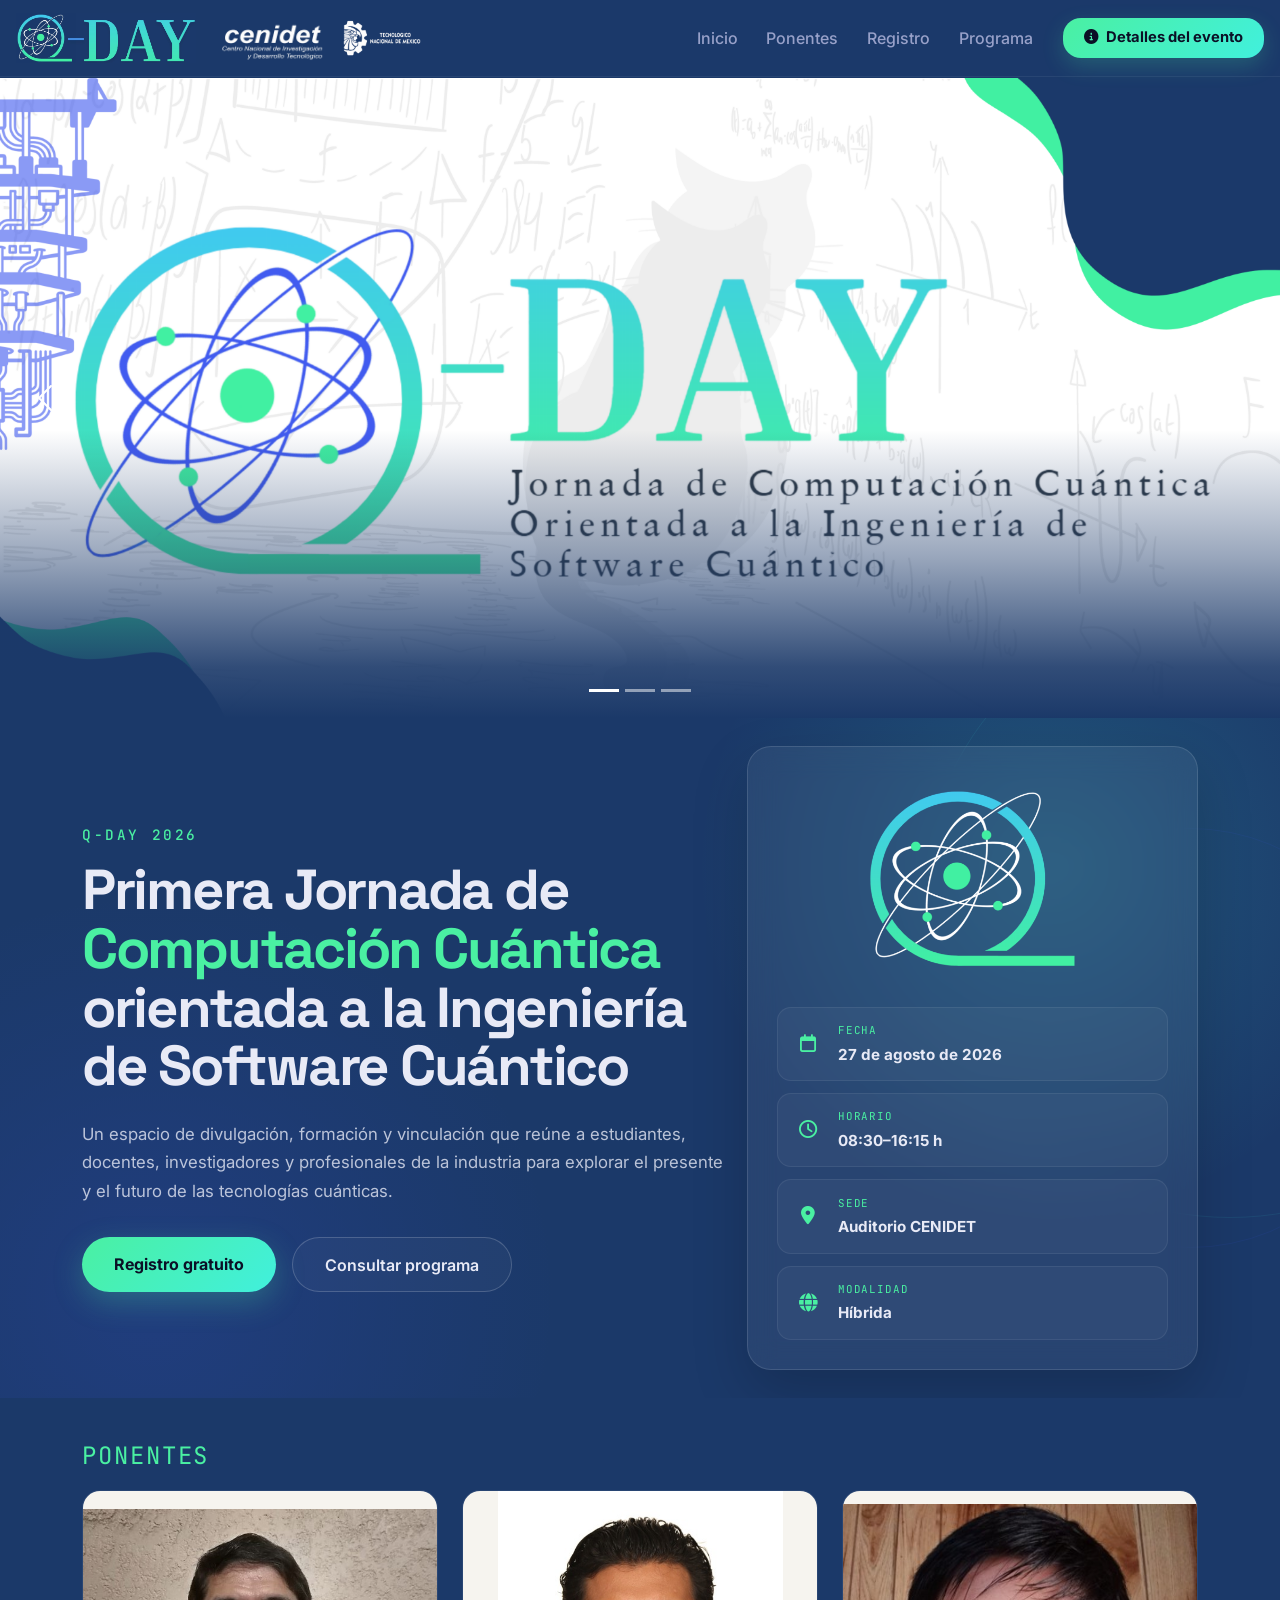
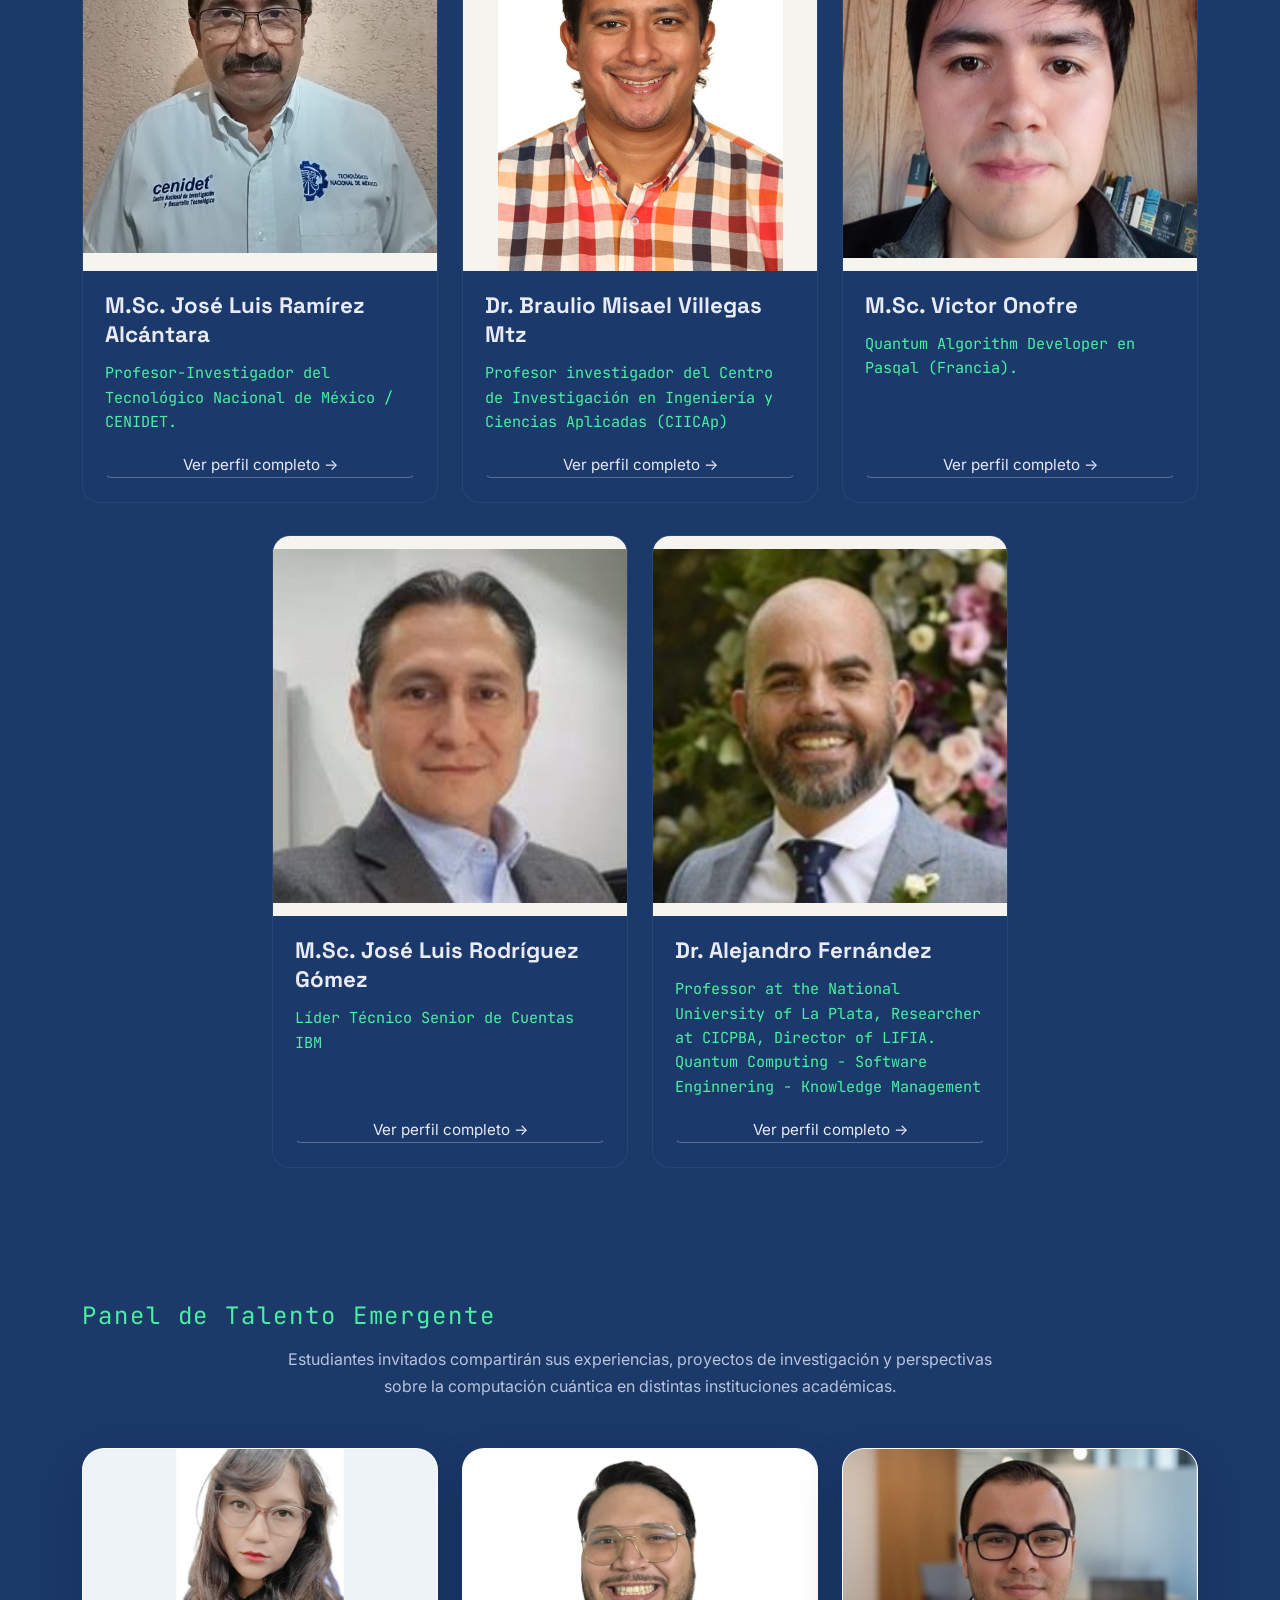
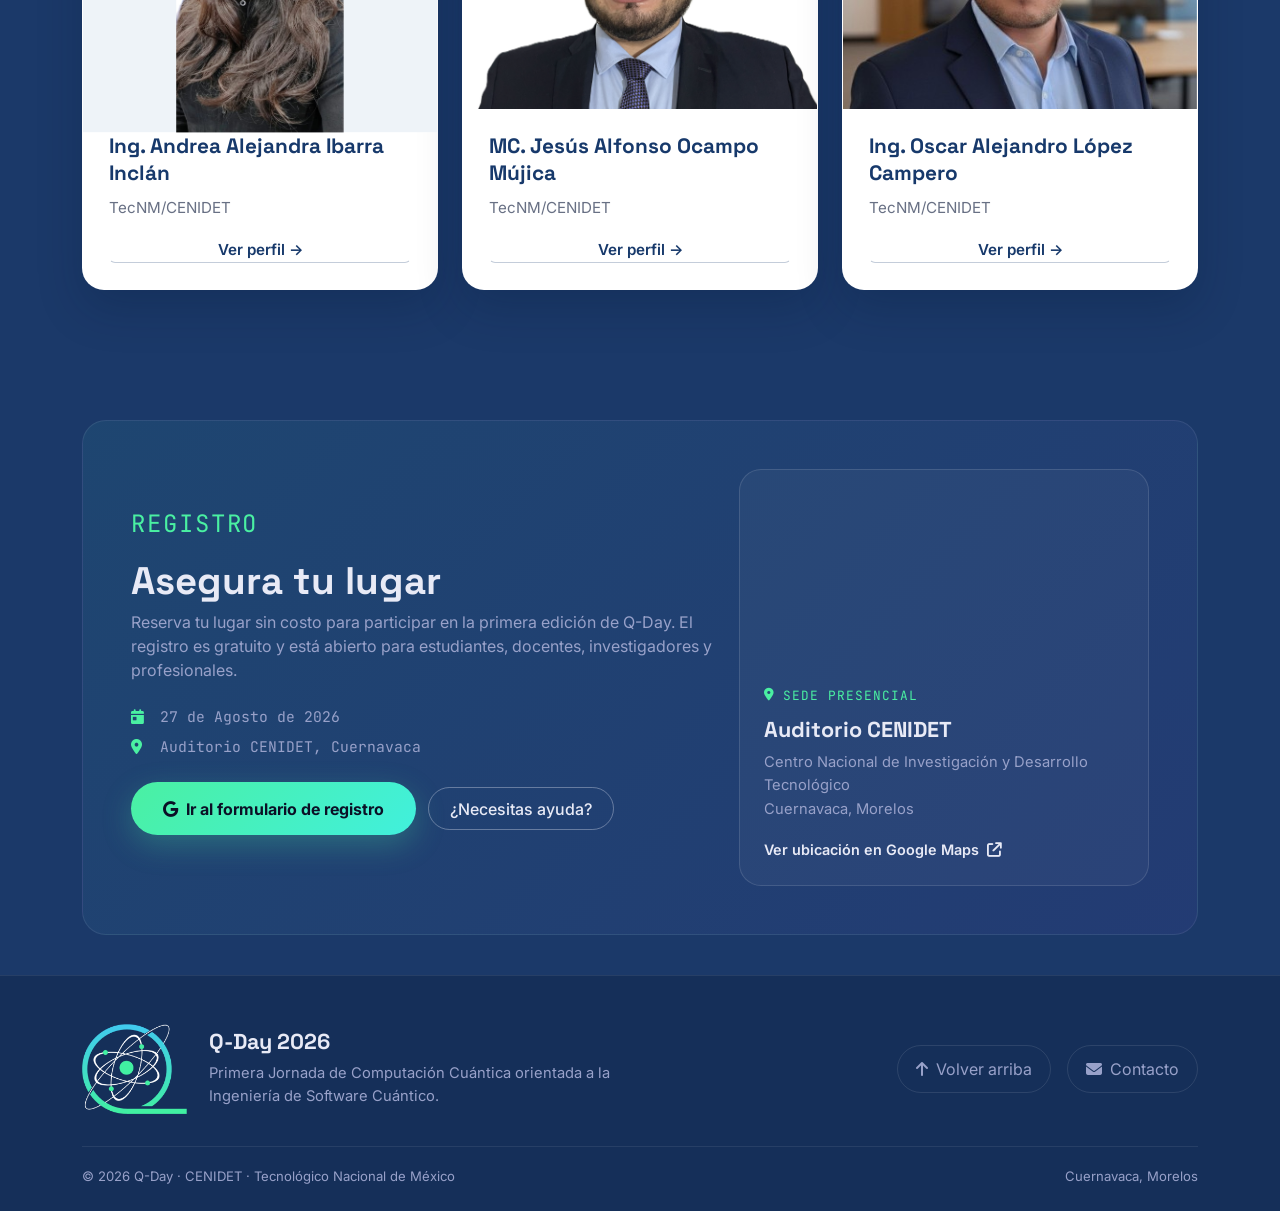
<file: index.html>
<!DOCTYPE html>
<html lang="es">

<head>
  <meta charset="UTF-8">
  <meta name="viewport" content="width=device-width, initial-scale=1.0">
  <title>Q-DAY</title>

  <link href="https://cdn.jsdelivr.net/npm/bootstrap@5.3.3/dist/css/bootstrap.min.css" rel="stylesheet">
  <link rel="stylesheet" href="styles.css">
  <link rel="preconnect" href="https://fonts.googleapis.com">
  <link href="https://fonts.googleapis.com/css2?family=Space+Grotesk:wght@400;500;600;700&family=Inter:wght@400;500;600&family=JetBrains+Mono:wght@400;500&display=swap"
    rel="stylesheet">
  <link rel="stylesheet" href="https://cdnjs.cloudflare.com/ajax/libs/font-awesome/6.6.0/css/all.min.css">

</head>
<body>

  <!-- ===================== HEADER ===================== -->
  <nav class="navbar navbar-expand-lg navbar-quantum fixed-top py-2">
    <div class="container-fluid px-3">
      <a class="navbar-brand brand" href="#inicio">
      <img src="img/Q-DAY-TITULO.jpeg" alt="" class="logoQ"></a>
      <img src="img/Cenidet_logo.png" class="logoCeni">
      <img src="img/TecNM_logo_blanco.png" class="logoTec">
      <button class="navbar-toggler" type="button" data-bs-toggle="collapse" data-bs-target="#navMenu">
        <span class="navbar-toggler-icon"></span>
      </button>
      <div class="collapse navbar-collapse justify-content-end" id="navMenu">
        <ul class="navbar-nav align-items-lg-center">
          <li class="nav-item ms-lg-5">
          <a class="nav-link" href="#inicio">Inicio</a></li>
          <li class="nav-item"><a class="nav-link" href="#ponentes">Ponentes</a></li>
          <li class="nav-item"><a class="nav-link" href="#registro">Registro</a></li>
          <li class="nav-item"><a class="nav-link" href="infoevento.html#programa">Programa</a></li>
          <li class="nav-item ms-lg-3">
              <a href="infoevento.html" class="btn btn-quantum">
                <i class="fa-solid fa-circle-info me-1"></i> Detalles del evento
              </a>
          </li>
        </ul>
      </div>
    </div>
  </nav>

  <!-- ===================== CARRUSEL PRINCIPAL ===================== -->
  <section class="banner-carousel">
    <div
      id="qdayBannerCarousel"
      class="carousel slide carousel-fade"
      data-bs-ride="carousel"
      data-bs-interval="5000">

      <div class="carousel-indicators">
        <button
          type="button"
          data-bs-target="#qdayBannerCarousel"
          data-bs-slide-to="0"
          class="active"
          aria-current="true"
          aria-label="Banner 1">
        </button>

        <button
          type="button"
          data-bs-target="#qdayBannerCarousel"
          data-bs-slide-to="1"
          aria-label="Banner 2">
        </button>

        <button
          type="button"
          data-bs-target="#qdayBannerCarousel"
          data-bs-slide-to="2"
          aria-label="Banner 3">
        </button>
      </div>

      <div class="carousel-inner">

        <div class="carousel-item active">
          <img
            src="img/QD1.png"
            class="d-block w-100 banner-carousel-image"
            alt="Banner promocional de Q-Day">
        </div>

        <div class="carousel-item">
          <img
            src="img/QD2.png"
            class="d-block w-100 banner-carousel-image"
            alt="Identidad gráfica de Q-Day">
        </div>

        <div class="carousel-item">
          <img
            src="img/QD3.png"
            class="d-block w-100 banner-carousel-image"
            alt="Información general de Q-Day">
        </div>

      </div>

      <button
        class="carousel-control-prev"
        type="button"
        data-bs-target="#qdayBannerCarousel"
        data-bs-slide="prev">

        <span class="carousel-control-prev-icon" aria-hidden="true"></span>
        <span class="visually-hidden">Anterior</span>
      </button>

      <button
        class="carousel-control-next"
        type="button"
        data-bs-target="#qdayBannerCarousel"
        data-bs-slide="next">

        <span class="carousel-control-next-icon" aria-hidden="true"></span>
        <span class="visually-hidden">Siguiente</span>
      </button>

    </div>
  </section>

  <!-- ===================== HERO ===================== -->
<header id="inicio" class="hero-quantum">
  <div class="container">
    <div class="row align-items-center gy-5">

      <!-- Información principal -->
      <div class="col-lg-7">
        <p class="hero-kicker">Q-DAY 2026</p>

        <h1 class="hero-title">
          Primera Jornada de
          <span>Computación Cuántica</span>
          orientada a la Ingeniería de Software Cuántico
        </h1>

        <p class="hero-description">
          Un espacio de divulgación, formación y vinculación que reúne a
          estudiantes, docentes, investigadores y profesionales de la industria
          para explorar el presente y el futuro de las tecnologías cuánticas.
        </p>

        <div class="hero-actions">
          <a
              href="https://docs.google.com/forms/d/e/1FAIpQLSfn6Pfu4XmFD0uXMZKRlUsbhpeH9GpSEDR9-cLj3hVXdWts2w/viewform"
              target="_blank"
              rel="noopener"
              class="btn btn-quantum">
              Registro gratuito
          </a>

          <a href="infoevento.html" class="btn btn-hero-secondary">
            Consultar programa
          </a>
        </div>
      </div>

      <!-- Identidad visual -->
      <div class="col-lg-5 d-flex justify-content-center">
        <div class="hero-identity">
          <img
            src="img/logo_q.png"
            alt="Isotipo de Q-Day"
            class="hero-logo">

          <div class="hero-event-data">

        <div class="event-data-item">
          <i class="fa-regular fa-calendar"></i>
          <div>
            <span class="event-data-label">Fecha</span>
            <strong>27 de agosto de 2026</strong>
          </div>
        </div>

        <div class="event-data-item">
          <i class="fa-regular fa-clock"></i>
          <div>
            <span class="event-data-label">Horario</span>
            <strong>08:30–16:15 h</strong>
          </div>
        </div>

        <div class="event-data-item">
          <i class="fa-solid fa-location-dot"></i>
          <div>
            <span class="event-data-label">Sede</span>
            <strong>Auditorio CENIDET</strong>
          </div>
        </div>

        <div class="event-data-item">
          <i class="fa-solid fa-globe"></i>
          <div>
            <span class="event-data-label">Modalidad</span>
            <strong>Híbrida</strong>
          </div>
        </div>

      </div>

    </div>
  </div>
</header>

  <!-- ===================== PONENTES ===================== -->
  <section id="ponentes">
    <div class="container">
      <p class="eyebrow">PONENTES</p>

      <div class="row g-4 justify-content-center">

        <div class="col-md-6 col-lg-4">
          <div class="speaker-card">
            <img class="speaker-photo" src="img/Msc_JLRA.jpg">
            <div class="speaker-body">
              <p class="speaker-name">M.Sc. José Luis Ramírez Alcántara</p>
              <p class="speaker-role">Profesor-Investigador del Tecnológico Nacional de México / CENIDET.</p>
              <!--<p class="speaker-topic">Redes neuronales variacionales</p>-->
              <button class="btn btn-link-quantum p-0" data-bs-toggle="modal" data-bs-target="#modalPonente5">Ver
                perfil completo →</button>
            </div>
          </div>
        </div>

        <div class="col-md-6 col-lg-4">
          <div class="speaker-card">
            <img class="speaker-photo" src="img/Dr_Braulio.jpeg">
            <div class="speaker-body">
              <p class="speaker-name">Dr. Braulio Misael Villegas Mtz</p>
              <p class="speaker-role"> Profesor investigador del Centro de Investigación en Ingeniería y Ciencias
                Aplicadas (CIICAp)</p>
              <!--<p class="speaker-topic">Redes neuronales variacionales</p>-->
              <button class="btn btn-link-quantum p-0" data-bs-toggle="modal" data-bs-target="#modalPonente1">Ver
                perfil completo →</button>
            </div>
          </div>
        </div>

        <div class="col-md-6 col-lg-4">
          <div class="speaker-card">
            <img class="speaker-photo" src="img/MSc_Victor.jpeg">
            <div class="speaker-body">
              <p class="speaker-name">M.Sc. Victor Onofre</p>
              <p class="speaker-role">Quantum Algorithm Developer en Pasqal (Francia).</p>
              <!--<p class="speaker-topic">Esquemas basados en retículas</p>-->
              <button class="btn btn-link-quantum p-0" data-bs-toggle="modal" data-bs-target="#modalPonente2">Ver perfil completo →</button>
            </div>
          </div>
        </div>

      </div>

      <div class="row g-4 justify-content-center mt-2">

        <div class="col-md-6 col-lg-4">
          <div class="speaker-card">
            <img class="speaker-photo" src="img/Dr_JoseLuis.jpeg">
            <div class="speaker-body">
              <p class="speaker-name">M.Sc. José Luis Rodríguez Gómez</p>
              <p class="speaker-role">Líder Técnico Senior de Cuentas IBM</p>
              <!--<p class="speaker-topic">Redes neuronales variacionales</p>-->
              <button class="btn btn-link-quantum p-0" data-bs-toggle="modal" data-bs-target="#modalPonente3">Ver
                perfil completo →</button>
            </div>
          </div>
        </div>

        <div class="col-md-6 col-lg-4">
          <div class="speaker-card">
            <img class="speaker-photo" src="img/Dr_Alejandro.jpeg">
            <div class="speaker-body">
              <p class="speaker-name">Dr. Alejandro Fernández</p>
              <p class="speaker-role">Professor at the National University of La Plata, Researcher at CICPBA,
                Director of LIFIA. Quantum Computing - Software Enginnering - Knowledge Management</p>
              <!--<p class="speaker-topic">Redes neuronales variacionales</p>-->
              <button class="btn btn-link-quantum p-0" data-bs-toggle="modal" data-bs-target="#modalPonente4">Ver
                perfil completo →</button>
            </div>
          </div>
        </div>

      </div>
    </div>
  </section>

  <!-- ===================== FORO DE ESTUDIANTES ===================== -->

<section id="foro-estudiantes" class="students-section">

    <div class="container">

        <p class="eyebrow">
            Panel de Talento Emergente
        </p>

        <p class="section-sub text-center mx-auto mb-5">

            Estudiantes invitados compartirán sus experiencias,
            proyectos de investigación y perspectivas sobre la
            computación cuántica en distintas instituciones académicas.

        </p>

        <div class="row g-4 justify-content-center">

            <!-- Andrea -->

            <div class="col-md-6 col-lg-4">

                <div class="student-card">

                    <img
                        src="img/Andrea.jpeg"
                        class="student-photo student-photo-andrea">

                    <div class="student-body">

                        <h3>
                            Ing. Andrea Alejandra Ibarra Inclán
                        </h3>

                        <p class="student-school">

                            TecNM/CENIDET

                        </p>

                        <button
                            class="btn btn-link-quantum p-0"
                            data-bs-toggle="modal"
                            data-bs-target="#modalAndrea">

                            Ver perfil →

                        </button>

                    </div>

                </div>

            </div>


            <!-- Jesús -->

            <div class="col-md-6 col-lg-4">

                <div class="student-card">

                    <img
                        src="img/Jesus.png"
                        class="student-photo">

                    <div class="student-body">

                        <h3>
                            MC. Jesús Alfonso Ocampo Mújica
                        </h3>

                        <p class="student-school">

                            TecNM/CENIDET

                        </p>

                        <button
                            class="btn btn-link-quantum p-0"
                            data-bs-toggle="modal"
                            data-bs-target="#modalJesus">

                            Ver perfil →

                        </button>

                    </div>

                </div>

            </div>


            <!-- Oscar -->

            <div class="col-md-6 col-lg-4">

                <div class="student-card">

                    <img
                        src="img/Oscar.jpeg"
                        class="student-photo">

                    <div class="student-body">

                        <h3>
                            Ing. Oscar Alejandro López Campero

                        </h3>

                        <p class="student-school">

                            TecNM/CENIDET

                        </p>

                        <button
                            class="btn btn-link-quantum p-0"
                            data-bs-toggle="modal"
                            data-bs-target="#modalOscar">

                            Ver perfil →

                        </button>

                    </div>

                </div>

            </div>

        </div>

    </div>

</section>

  <!-- ===================== REGISTRO ===================== -->
  <section id="registro" class="section-panel">
    <div class="container">
      <div class="registro-card">
        <div class="row align-items-center g-4">
          <div class="col-lg-7">
            <p class="eyebrow">REGISTRO</p>
            <h2 class="section-title">Asegura tu lugar</h2>
            <p class="section-sub mb-4">Reserva tu lugar sin costo para participar en la primera edición de Q-Day. El registro es gratuito y está abierto para estudiantes, docentes, investigadores y profesionales.</p>
            <ul class="list-unstyled ket-list mb-4">
              <li><i class="fa-solid fa-calendar-day"></i> 27 de Agosto de 2026</li>
              <li><i class="fa-solid fa-location-dot"></i> Auditorio CENIDET, Cuernavaca</li>
            </ul>
            <a href="https://docs.google.com/forms/d/e/1FAIpQLSfn6Pfu4XmFD0uXMZKRlUsbhpeH9GpSEDR9-cLj3hVXdWts2w/viewform"
              target="_blank" rel="noopener" class="btn btn-quantum me-2">
              <i class="fa-brands fa-google me-1"></i> Ir al formulario de registro
            </a>
            <button class="btn btn-outline-quantum" data-bs-toggle="modal"
              data-bs-target="#modalAyudaRegistro">¿Necesitas ayuda?</button>
          </div>
          
          <div class="col-lg-5">
            <div class="registro-location-card">

              <div class="registro-map">
                <iframe
                  src="https://www.google.com/maps?q=CENIDET%20Cuernavaca%20Morelos&output=embed"
                  loading="lazy"
                  referrerpolicy="no-referrer-when-downgrade"
                  title="Ubicación del Auditorio CENIDET">
                </iframe>
              </div>

              <div class="registro-location-body">
                <span class="registro-location-label">
                  <i class="fa-solid fa-location-dot"></i>
                  Sede presencial
                </span>

                <h3>Auditorio CENIDET</h3>

                <p>
                  Centro Nacional de Investigación y Desarrollo Tecnológico<br>
                  Cuernavaca, Morelos
                </p>

                <a
                  href="https://www.google.com/maps/search/?api=1&query=CENIDET+Cuernavaca+Morelos"
                  target="_blank"
                  rel="noopener"
                  class="registro-map-link">
                  Ver ubicación en Google Maps
                  <i class="fa-solid fa-arrow-up-right-from-square"></i>
                </a>
              </div>

            </div>
          </div>

        </div>
      </div>
    </div>
  </section>

 <!-- ===================== FOOTER ===================== -->
<footer class="footer-quantum">
  <div class="container">

    <div class="row align-items-center gy-4">

      <!-- Identidad -->
      <div class="col-lg-6">
        <div class="footer-brand">
          <img
            src="img/logo_q.png"
            alt="Logotipo de Q-Day"
            class="footer-logo">

          <div>
            <h2>Q-Day 2026</h2>

            <p>
              Primera Jornada de Computación Cuántica orientada a la
              Ingeniería de Software Cuántico.
            </p>
          </div>
        </div>
      </div>

      <!-- Enlaces -->
      <div class="col-lg-6">
        <div class="footer-links">
          <a href="#inicio">
            <i class="fa-solid fa-arrow-up"></i>
            Volver arriba
          </a>

          <a href="mailto:quantum.day@cenidet.tecnm.mx">
            <i class="fa-solid fa-envelope"></i>
            Contacto
          </a>
        </div>
      </div>

    </div>

    <div class="footer-divider"></div>

    <div class="footer-bottom">
      <p>
        © 2026 Q-Day · CENIDET · Tecnológico Nacional de México
      </p>

      <p>
        Cuernavaca, Morelos
      </p>
    </div>

  </div>
</footer>

  <!-- ===================== MODALES ===================== -->

  <!-- Modal: ayuda con el registro -->
  <div class="modal fade" id="modalAyudaRegistro" tabindex="-1" aria-hidden="true">
    <div class="modal-dialog modal-dialog-centered">
      <div class="modal-content">
        <div class="modal-header">
          <h5 class="modal-title">¿Necesitas ayuda con tu registro?</h5>
          <button type="button" class="btn-close" data-bs-dismiss="modal"></button>
        </div>
        <div class="modal-body">
          <p>Si tienes problemas para completar el formulario de Google Forms, escríbenos y te ayudamos a resolverlo.
          </p>
          <p class="small mb-0"><i class="fa-solid fa-envelope me-1"></i> quantum.day@cenidet.tecnm.mx</p>
        </div>
      </div>
    </div>
  </div>

  <!-- Modales de ponentes -->
  <div class="modal fade" id="modalPonente1" tabindex="-1" aria-hidden="true">
    <div class="modal-dialog modal-dialog-centered">
      <div class="modal-content">
        <div class="modal-header">
          <h5 class="modal-title">Dr. Braulio Misael Villegas Martínez</h5>
          <button type="button" class="btn-close" data-bs-dismiss="modal"></button>
        </div>
        <div class="modal-body">
          <p class="small">
          El <strong>Dr. Braulio Misael Villegas Martínez</strong> es físico por la Universidad Veracruzana y doctor en Óptica por el Instituto Nacional de Astrofísica, Óptica y Electrónica (INAOE). Su investigación se centra en la óptica cuántica, las guías de onda, los sistemas con simetría PT y la computación cuántica. Ha realizado estancias de investigación en el College of Optics and Photonics, el Center for Research Computing de la Universidad de Notre Dame y el Discovery Partners Institute de la Universidad de Illinois, donde colaboró con el equipo de nanoHUB en el desarrollo de iniciativas de educación y computación cuántica.
          </p>

          <p class="small">
          Es cofundador de <strong>QubitHub</strong>, una iniciativa dedicada a fortalecer la educación y la colaboración en tecnologías cuánticas en México y Latinoamérica. En el ámbito industrial se desempeñó como científico de datos en Relativity6, aplicando técnicas de inteligencia artificial para el análisis y clasificación de información en entornos empresariales. Asimismo, ha sido conferencista invitado en instituciones de prestigio internacional, entre ellas la Universidad de Berlín, el Poznan Supercomputing and Networking Center (Polonia), la University of Edinburgh (Escocia) y la University of Ljubljana (Eslovenia).
          </p>

          <p class="small mb-0">
          En 2025 fue reconocido por la <strong>UNESCO</strong> como parte de la iniciativa <em>Quantum 100</em>, que distingue a investigadores y líderes con contribuciones destacadas al desarrollo y la difusión de las tecnologías cuánticas. Actualmente es Profesor-Investigador del Centro de Investigación en Ingeniería y Ciencias Aplicadas (CIICAp) de la Universidad Autónoma del Estado de Morelos, Profesor Visitante en Loyola University Chicago y miembro del Sistema Nacional de Investigadores, Nivel I.
          </p>
          <!--<p class="fw-semibold mb-1 mt-3">Ponencia:</p>
        <p class="small mb-0">"Computación Cuántica en México: Cómo Construir una Carrera con Impacto Internacional"</p>-->
        </div>
      </div>
    </div>
  </div>

  <div class="modal fade" id="modalPonente2" tabindex="-1" aria-hidden="true">
    <div class="modal-dialog modal-dialog-centered">
      <div class="modal-content">
        <div class="modal-header">
          <h5 class="modal-title">M.Sc. Victor Onofre</h5>
          <button type="button" class="btn-close" data-bs-dismiss="modal"></button>
        </div>
        <div class="modal-body">
          <p class="small">
          El M.Sc. Víctor Onofre es <strong>Quantum Algorithm Developer en Pasqal</strong>, empresa líder en el desarrollo de computadoras cuánticas basadas en átomos neutros con sede en Francia. Su trabajo se centra en el diseño e implementación de algoritmos cuánticos para aplicaciones reales sobre hardware cuántico de última generación, contribuyendo al desarrollo de soluciones para optimización, simulación y computación cuántica híbrida.
          </p>

          <p class="small">
          Es egresado de la Universidad Nacional Autónoma de México (UNAM), donde desarrolló investigación en simulación de sistemas cuánticos abiertos y algoritmos cuánticos. A lo largo de su trayectoria ha participado en proyectos internacionales de investigación y desarrollo, destacando como integrante del equipo ganador de la división híbrida del <em>iQuHACK 2021</em>, el hackathon internacional de computación cuántica organizado por el Massachusetts Institute of Technology (MIT).
          </p>

          <p class="small mb-0">
          Actualmente forma parte del equipo de Pasqal, impulsando el desarrollo de algoritmos para una de las arquitecturas cuánticas más prometedoras a nivel mundial. Su experiencia conecta la investigación académica con la industria, aportando una visión práctica sobre los retos y oportunidades para llevar la computación cuántica hacia aplicaciones de impacto real.
          </p>
          <!--<p class="fw-semibold mb-1 mt-3">Ponencia:</p>
        <p class="small mb-0">"Computación Cuántica en México: Cómo Construir una Carrera con Impacto Internacional"</p>-->
        </div>
      </div>
    </div>
  </div>

  <div class="modal fade" id="modalPonente3" tabindex="-1" aria-hidden="true">
    <div class="modal-dialog modal-dialog-centered">
      <div class="modal-content">
        <div class="modal-header">
          <h5 class="modal-title">M.Sc. José Luis Rodríguez Gómez</h5>
          <button type="button" class="btn-close" data-bs-dismiss="modal"></button>
        </div>
        <div class="modal-body">
          <p class="small">
          El <strong>Ing. José Luis Rodríguez Gómez</strong> cuenta con una trayectoria de más de 15 años en <strong>IBM Technology</strong>, donde ha participado en el diseño y desarrollo de soluciones tecnológicas para organizaciones de los sectores de telecomunicaciones y comercio minorista en México. Actualmente se desempeña como <strong>Senior IBM Account Technical Leader</strong>, acompañando a empresas en la adopción de tecnologías emergentes y en sus procesos de transformación digital.
          </p>
          <p class="small">
          Dentro del ecosistema de computación cuántica de IBM, se desempeña como <strong>IBM Quantum Technical Ambassador</strong> y <strong>Quantum Ambassador Regional Co-lead</strong>. Desde estos roles, impulsa la difusión, comprensión y adopción de la computación cuántica, fortaleciendo la vinculación entre la industria, la academia y las nuevas generaciones de profesionales interesados en este campo.
          </p>
          <p class="small mb-0">
          Además de su experiencia en arquitectura y liderazgo tecnológico, participa activamente en conferencias, talleres y actividades de divulgación relacionadas con <strong>IBM Quantum</strong> y <strong>Qiskit</strong>. Su trayectoria representa un vínculo directo entre las necesidades tecnológicas de la industria y el desarrollo del ecosistema cuántico en México y América Latina.
          </p>
        </div>
      </div>
    </div>
  </div>

  <div class="modal fade" id="modalPonente4" tabindex="-1" aria-hidden="true">
    <div class="modal-dialog modal-dialog-centered">
      <div class="modal-content">
        <div class="modal-header">
          <h5 class="modal-title">Dr. Alejandro Fernández</h5>
          <button type="button" class="btn-close" data-bs-dismiss="modal"></button>
        </div>
        <div class="modal-body">
          <p class="small">
          El Dr. Alejandro Fernández es director del centro de investigación LIFIA de la Universidad Nacional de La Plata (UNLP) y profesor titular de la Facultad de Informática. Es Licenciado en Informática por la UNLP y obtuvo su doctorado en la FernUniversität de Hagen, Alemania, mientras trabajaba como investigador en el Instituto Fraunhofer. También es investigador independiente en la Comisión de Investigaciónes Científicas de la Provincia de Buenos Aires (CICPBA) y cuenta con una destacada trayectoria en el campo de la informática.
          </p>

          <p class="small">
          Actualmente, Alejandro lidera el proyecto <em>"Ingeniería de software cuántico en la era NISQ: recursos, copilotos y educación"</em>, cuyo objetivo es mejorar las metodologías de ingeniería de software cuántico en el contexto de los dispositivos NISQ (cuánticos de escala intermedia con ruido). Este proyecto se centra en el desarrollo de marcos y herramientas para facilitar la gestión de recursos y explorar la integración de la inteligencia artificial en los procesos de desarrollo de software cuántico. Además, participa en investigaciones relacionadas con la ingeniería de software y los sistemas colaborativos.
          </p>

          <p class="small mb-0">
          Como miembro fundador de la Red Iberoamericana para el Avance de la Ingeniería de Software Cuántico (RIPAISC) y coordinador del Grupo de Computación Cuántica del CLEI (Centro Latinoamericano de Estudios en Informática), promueve activamente la colaboración y el intercambio de conocimientos dentro de la comunidad científica latinoamericana. Su liderazgo en varios proyectos de investigación innovadores ha dado lugar a publicaciones de impacto que contribuyen al avance de la disciplina. Alejandro también se dedica a orientar y asesorar a estudiantes, guiando a la próxima generación de investigadores en su trayectoria académica y profesional.
          </p>
          <!--<p class="fw-semibold mb-1 mt-3">Ponencia:</p>
        <p class="small mb-0">"Redes neuronales variacionales en la era NISQ"</p>-->
        </div>
      </div>
    </div>
  </div>

  <div class="modal fade" id="modalPonente5" tabindex="-1" aria-hidden="true">
    <div class="modal-dialog modal-dialog-centered">
      <div class="modal-content">
        <div class="modal-header">
          <h5 class="modal-title">M.Sc. José Luis Ramírez Alcántara</h5>
          <button type="button" class="btn-close" data-bs-dismiss="modal"></button>
        </div>
        <div class="modal-body">
          <p class="small">
          El M.Sc. José Luis Ramírez Alcántara es <strong>Profesor-Investigador del Tecnológico Nacional de México / CENIDET</strong>, con una amplia trayectoria en la formación de recursos humanos, la innovación educativa y el fortalecimiento de las ciencias computacionales. Es Ingeniero Civil y Licenciado en Matemática Educativa por la Universidad Autónoma de Guerrero, Maestro en Matemática Educativa por el Centro de Investigación y de Estudios Avanzados (CINVESTAV) del Instituto Politécnico Nacional y Maestro en Didáctica de las Matemáticas y las Ciencias Experimentales por la Universidad Autónoma de Barcelona.
          </p>

          <p class="small">
          Desde 1990 ha contribuido al desarrollo académico del CENIDET, impartiendo asignaturas como Matemáticas Discretas, Metodología de la Investigación y Teoría de la Computación, además de participar en el diseño de programas de formación y actualización para estudiantes y docentes del Tecnológico Nacional de México. Su labor ha sido clave en la consolidación de una cultura de innovación y excelencia académica dentro de la institución.
          </p>

          <p class="small mb-0">
          En años recientes ha impulsado la incorporación de la <strong>Computación Cuántica</strong> como un área estratégica dentro del CENIDET y del Tecnológico Nacional de México, promoviendo iniciativas de formación, divulgación, colaboración académica y vinculación con instituciones nacionales e internacionales. Su liderazgo ha sido fundamental para consolidar espacios como <strong>Q-Day</strong>, fortaleciendo el posicionamiento institucional en el desarrollo de talento y la construcción de capacidades en Computación Cuántica e Ingeniería de Software Cuántico.
          </p>
          <!--<p class="fw-semibold mb-1 mt-3">Ponencia:</p>
        <p class="small mb-0">"Redes neuronales variacionales en la era NISQ"</p>-->
        </div>
      </div>
    </div>
  </div>

  <!-- ===================== MODAL ANDREA ALEJANDRA ===================== -->

<div
  class="modal fade"
  id="modalAndrea"
  tabindex="-1"
  aria-labelledby="modalAndreaLabel"
  aria-hidden="true">

  <div class="modal-dialog modal-dialog-centered modal-lg">

    <div class="modal-content">

      <div class="modal-header">

        <h5
          class="modal-title"
          id="modalAndreaLabel">
          Ing. Andrea Alejandra Ibarra Inclán
        </h5>

        <button
          type="button"
          class="btn-close"
          data-bs-dismiss="modal"
          aria-label="Cerrar">
        </button>

      </div>

      <div class="modal-body">

        <p class="small">
          <strong>Andrea Alejandra Ibarra Inclán</strong> es Ingeniera en Mecatrónica,
          egresada del Instituto Tecnológico de Cuautla, y actualmente cursa la
          <strong>Maestría en Ciencias de la Computación en el CENIDET</strong>,
          dentro de la línea de Ingeniería de Software, donde desarrolla su trabajo
          con enfoque en <strong>Ingeniería de Software Cuántico</strong>.
        </p>

        <p class="small">
          Cuenta con experiencia en la industria como Compradora Jr. y como auditora
          interna en sistemas de gestión basados en las normas
          <strong>ISO 9001, ISO 14001 e IATF 16949</strong>, participando en procesos
          relacionados con calidad, gestión y mejora continua.
        </p>

        <p class="small">
          Es además cofundadora del
          <strong>Torneo Internacional de Robótica de Competencia Robot Rumble</strong>,
          donde participa en actividades de organización y capacitación en robótica
          de competencia, promoviendo la formación tecnológica y la participación
          estudiantil en áreas STEM.
        </p>

        <p class="small mb-0">
          Actualmente, busca contribuir al avance de la Ingeniería de Software aplicada
          a <strong>sistemas híbridos clásico-cuánticos</strong>, así como fomentar la
          difusión y adopción responsable de las tecnologías cuánticas mediante
          actividades de investigación, formación y divulgación.
        </p>

      </div>

    </div>

  </div>

</div>

<!-- ===================== MODAL OSCAR ===================== -->

<div
  class="modal fade"
  id="modalOscar"
  tabindex="-1"
  aria-labelledby="modalOscarLabel"
  aria-hidden="true">

  <div class="modal-dialog modal-dialog-centered modal-lg">

    <div class="modal-content">

      <div class="modal-header">

        <h5
          class="modal-title"
          id="modalOscarLabel">
          Ing. Oscar Alejandro López Campero
        </h5>

        <button
          type="button"
          class="btn-close"
          data-bs-dismiss="modal"
          aria-label="Cerrar">
        </button>

      </div>

      <div class="modal-body">

        <p class="small">
          <strong>Oscar Alejandro López Campero</strong> es Ingeniero en Mecatrónica,
          egresado de la Universidad del Valle de México (UVM), y actualmente cursa la
          <strong>Maestría en Ciencias de la Computación en el Centro Nacional de Investigación
          y Desarrollo Tecnológico (CENIDET)</strong>, donde desarrolla investigación en la línea
          de Ingeniería de Software con enfoque en <strong>Ingeniería de Software Cuántico</strong>.
        </p>

        <p class="small">
          Cuenta con experiencia profesional en tecnologías de la información y aseguramiento
          de la calidad de software, participando en proyectos de desarrollo, auditoría y mejora
          de procesos para organizaciones del sector industrial y de servicios.
        </p>

        <p class="small">
          Su trabajo de investigación se centra en el estudio del <strong>ciclo de vida del software
          cuántico híbrido</strong>, la representación del conocimiento mediante ontologías y el
          desarrollo de metodologías que contribuyan a la consolidación de la Ingeniería de Software
          Cuántico como una disciplina emergente.
        </p>

        <p class="small">
          Ha complementado su formación mediante cursos y actividades académicas impartidas por
          instituciones y empresas internacionales, además de participar en iniciativas de
          divulgación científica y vinculación entre la academia y la industria para promover
          el desarrollo del ecosistema de computación cuántica en México.
        </p>

        <p class="small mb-0">
          Actualmente participa en la organización de <strong>Q-Day 2026</strong>, impulsando espacios
          de formación, colaboración y difusión que acerquen la computación cuántica a estudiantes,
          docentes, investigadores y profesionales interesados en esta tecnología.
        </p>

      </div>

    </div>

  </div>

</div>

<!-- ===================== MODAL JESÚS ===================== -->

<div
  class="modal fade"
  id="modalJesus"
  tabindex="-1"
  aria-labelledby="modalJesusLabel"
  aria-hidden="true">

  <div class="modal-dialog modal-dialog-centered modal-lg">

    <div class="modal-content">

      <div class="modal-header">

        <h5
          class="modal-title"
          id="modalJesusLabel">
          M.C. Jesús Alfonso Ocampo Mújica
        </h5>

        <button
          type="button"
          class="btn-close"
          data-bs-dismiss="modal"
          aria-label="Cerrar">
        </button>

      </div>

      <div class="modal-body">

        <p class="small">
          <strong>Jesús Alfonso Ocampo Mújica</strong> es Maestro en Ciencias de la Computación por el
          <strong>Centro Nacional de Investigación y Desarrollo Tecnológico (CENIDET)</strong>,
          donde desarrolló investigación en el área de Ingeniería de Software con interés en
          las tecnologías cuánticas y el desarrollo de software para sistemas híbridos
          clásico-cuánticos.
        </p>

        <p class="small">
          A lo largo de su trayectoria ha complementado su formación académica con experiencia
          profesional en el sector tecnológico e industrial, participando en proyectos de
          desarrollo e integración de soluciones de automatización y software, así como en
          iniciativas relacionadas con tecnologías emergentes.
        </p>

        <p class="small">
          Su interés de investigación se centra en la Ingeniería de Software Cuántico,
          la programación cuántica y propuestas formativas para Ingeniería de Software Cuántico y desarrollo en sistemas híbridos, 
          participando además en actividades de formación y divulgación
          orientadas al fortalecimiento del ecosistema de computación cuántica.
        </p>

        <p class="small mb-0">
          Actualmente se encuentra en proceso de incorporación a estudios de doctorado,
          con el propósito de continuar su labor de investigación y contribuir al avance
          científico y tecnológico de la computación cuántica y la Ingeniería de Software.
        </p>

      </div>

    </div>

  </div>

</div>

  <script src="https://cdn.jsdelivr.net/npm/bootstrap@5.3.3/dist/js/bootstrap.bundle.min.js"></script>
</body>

</html>
</file>
<file: styles.css>
:root {
    --bg-deep: #1b3969;
    --bg-panel: #1b3969;
    --bg-panel-2: #1b396a;
    --qubit-0: #4af0a2;
    --qubit-1: #41f0dd;
    --text-light: #e8eaf6;
    --text-muted: #98a1c9;
    --font-display: 'Space Grotesk', sans-serif;
    --font-body: 'Inter', sans-serif;
    --font-mono: 'JetBrains Mono', monospace;
}

* {
    scroll-behavior: smooth;
}

body {
    background: var(--bg-deep);
    color: var(--text-light);
    font-family: var(--font-body);
    overflow-x: hidden;
    padding-top: 78px;
}

h1,
h2,
h3,
h4,
.brand {
    font-family: var(--font-display);
}

.eyebrow {
    font-family: var(--font-mono);
    letter-spacing: .08em;
    font-size: 1.5rem;
    color: var(--qubit-0);
    text-transform: none;
}

/* ---------- ORBE ---------- */
.qubit-orb {
    width: 14px;
    height: 14px;
    border-radius: 50%;
    display: inline-block;
    background: radial-gradient(circle at 35% 30%, var(--qubit-0), var(--qubit-1) 80%);
    box-shadow: 0 0 12px rgba(76, 224, 210, .7);
    animation: pulse 3s ease-in-out infinite;
}

@keyframes pulse {

    0%,
    100% {
        box-shadow: 0 0 8px rgba(76, 224, 210, .6);
        transform: scale(1);
    }

    50% {
        box-shadow: 0 0 18px rgba(139, 92, 246, .8);
        transform: scale(1.15);
    }
}

/* ---------- ESTILOS PARA HEADER ---------- */
.navbar-quantum {
    background: rgb(27, 57, 106);
    backdrop-filter: blur(10px);
    border-bottom: 1px solid rgba(255, 255, 255, .06);
}

.navbar-quantum .nav-link {
    color: var(--text-muted);
    font-weight: 500;
    margin: 0 .4rem;
}

.navbar-quantum .nav-link:hover {
    color: var(--qubit-0);
}

.navbar-quantum .btn-quantum {
    padding: .72rem 1.3rem;
    white-space: nowrap;
    font-size: .92rem;
    line-height: 1.2;
    border-radius: 18px;
    box-shadow: 0 8px 22px rgba(74, 240, 162, .20);
}

.navbar-quantum .btn-quantum:hover {
    transform: translateY(-2px);
    box-shadow: 0 12px 28px rgba(74, 240, 162, .30);
}

.brand {
    color: var(--text-light);
    font-weight: 700;
    font-size: 1.25rem;
}

.brand span {
    color: var(--qubit-0);
}

.btn-quantum {
    background: linear-gradient(135deg, var(--qubit-0), var(--qubit-1));
    border: none;
    color: #0b1026;
    font-weight: 700;
    padding: .9rem 2rem;
    border-radius: 999px;
    transition: all .25s ease;
    box-shadow: 0 10px 30px rgba(74, 240, 162, .25);
}

.btn-quantum:hover {
    transform: translateY(-3px);
    box-shadow: 0 18px 40px rgba(74, 240, 162, .35);
    color: #0b1026;
}

.btn-outline-quantum {
    border: 1px solid rgba(232, 234, 246, .35);
    color: var(--text-light);
    border-radius: 50px;
    padding: .55rem 1.3rem;
    font-weight: 500;
    background: transparent;
}

.btn-outline-quantum:hover {
    border-color: var(--qubit-0);
    color: var(--qubit-0);
}

.logoQ {
    width: 180px;
    height: auto;
    display: block;
}

.logoCeni {
    width: 125px;
    height: auto;
}

.logoTec {
    width: 90px;
    height: auto;
}

/* ---------- Carousel ---------- */
.banner-carousel {
    position: relative;
    width: 100%;
    margin: 0;
    padding: 0;
    overflow: hidden;
    background: #1B396A;
}

.banner-carousel .carousel-item {
    position: relative;
}

.banner-carousel .carousel-item::after {
    content: "";
    position: absolute;
    inset: 0;
    z-index: 2;
    pointer-events: none;
    background: linear-gradient(
        to bottom,
        transparent 55%,
        rgba(27, 57, 105, .45) 75%,
        rgba(27, 57, 105, .9) 92%,
        #1b3969 100%
    );
}

.banner-carousel .carousel-control-prev,
.banner-carousel .carousel-control-next {
    width: 7%;
    opacity: 1;
    z-index: 5;
}

.banner-carousel .carousel-indicators {
    z-index: 5;
}

/* ---------- HERO PRINCIPAL ---------- */
.hero-quantum {
    position: relative;
    min-height: 680px;
    padding: 0;
    display: flex;
    align-items: center;
    overflow: hidden;
    background:
        radial-gradient(
            circle at 82% 22%,
            rgba(65, 240, 221, .16),
            transparent 30%
        ),
        radial-gradient(
            circle at 12% 85%,
            rgba(65, 88, 255, .14),
            transparent 32%
        ),
        var(--bg-deep);
}

.hero-quantum::before {
    content: "";
    position: absolute;
    width: 620px;
    height: 620px;
    right: -260px;
    top: -120px;
    border: 1px solid rgba(65,240,221,.08);
    border-radius: 50%;
}

.hero-quantum::after {
    content: "";
    position: absolute;
    width: 420px;
    height: 420px;
    right: -120px;
    top: 110px;
    border: 1px solid rgba(65,88,255,.08);
    border-radius: 50%;
}

.hero-quantum .container {
    position: relative;
    z-index: 2;
}

.hero-kicker {
    margin-bottom: 1rem;
    color: var(--qubit-0);
    font-family: var(--font-mono);
    font-size: .9rem;
    font-weight: 500;
    letter-spacing: .18em;
}

.hero-title {
    max-width: 860px;
    margin-bottom: 1.5rem;
    color: var(--text-light);
    font-family: var(--font-display);
    font-size: clamp(2.4rem, 4.4vw, 4.2rem);
    font-weight: 700;
    line-height: 1.04;
    letter-spacing: -.04em;
}

.hero-title span {
    display: block;
    color: var(--qubit-0);
}

.hero-description {
    max-width: 680px;
    margin-bottom: 2rem;
    color: rgba(232, 234, 246, .78);
    font-size: 1.05rem;
    line-height: 1.7;
}

.hero-actions {
    display: flex;
    flex-wrap: wrap;
    gap: 1rem;
}

.btn-hero-secondary {
    padding: .9rem 2rem;
    border-radius: 999px;
    border: 1px solid rgba(255,255,255,.18);
    color: var(--text-light);
    text-decoration: none;
    font-weight: 600;
    transition: all .25s ease;
    background: rgba(255,255,255,.03);
}

.btn-hero-secondary:hover {
    color: var(--text-light);
    border-color: var(--qubit-0);
    background: rgba(74,240,162,.08);
    transform: translateY(-3px);
}

.hero-identity {
    width: 100%;
    margin-left: auto;
    padding: 1.8rem;
    background: rgba(255, 255, 255, .06);
    border: 1px solid rgba(255, 255, 255, .12);
    border-radius: 24px;
    backdrop-filter: blur(14px);
    -webkit-backdrop-filter: blur(14px);
    box-shadow: 0 22px 55px rgba(0, 0, 0, .18);
}

.hero-logo {
    display: block;
    width: 205px;
    height: 205px;
    margin: 0 auto 1.6rem;
    object-fit: contain;
}

.hero-event-data {
    display: flex;
    flex-direction: column;
    gap: .75rem;
}

.event-data-item {
    padding: .9rem 1rem;
    display: flex;
    align-items: center;
    gap: 1rem;
    background: rgba(255, 255, 255, .035);
    border: 1px solid rgba(255, 255, 255, .07);
    border-radius: 14px;
}

.event-data-item i {
    width: 28px;
    flex-shrink: 0;
    color: var(--qubit-0);
    font-size: 1.15rem;
    text-align: center;
}

.event-data-label {
    display: block;
    margin-bottom: .2rem;
    color: var(--qubit-0);
    font-family: var(--font-mono);
    font-size: .68rem;
    letter-spacing: .08em;
    text-transform: uppercase;
}

.event-data-item strong {
    color: var(--text-light);
    font-size: .95rem;
    line-height: 1.35;
}

/* ---------- ESTILOS SECTIONS ---------- */
section {
    padding: 2.5rem 0;
}

.section-panel {
    background: var(--bg-panel);
}

.section-title {
    font-size: clamp(1.7rem, 3vw, 2.4rem);
    font-weight: 700;
    margin-bottom: .4rem;
}

.section-sub {
    color: var(--text-muted);
    max-width: 640px;
}



/* ---------- ESTILO PARA CARDS DE PONENTES ---------- */
.speaker-card {
    background: var(--bg-panel-2);
    border: 1px solid rgba(255, 255, 255, .06);
    border-radius: 18px;
    overflow: hidden;
    height: 100%;
    display: flex;
    flex-direction: column;
    transition: transform .25s ease, border-color .25s ease;
}

.speaker-card:hover {
    transform: translateY(-6px);
    border-color: rgba(76, 224, 210, .4);
}

.speaker-photo {
    width: 100%;
    height: 380px;
    object-fit: contain;
    background: #f6f4ef;
}

.speaker-body {
    padding: 1.25rem 1.4rem 1.5rem;

    display: flex;
    flex-direction: column;
    flex: 1;
}

.speaker-name {
    font-family: var(--font-display);
    font-size: 1.4rem;
    font-weight: 700;
    line-height: 1.3;
    margin-bottom: .75rem;
}

.speaker-role {
    color: var(--qubit-0);
    font-family: var(--font-mono);
    font-size: .95rem;
    line-height: 1.6;
    margin-bottom: 1.2rem;
}

.speaker-topic {
    color: var(--text-muted);
    font-size: .9rem;
}

.btn-link-quantum {
    color: var(--text-light);
    font-size: .95rem;
    text-decoration: none;
    border-bottom: 1px solid rgba(232, 234, 246, .3);

    margin-top: auto;
}

.btn-link-quantum:hover {
    color: var(--qubit-0);
    border-color: var(--qubit-0);
}

/* ---------- ESTILOS PARA REGISTRO ---------- */
.registro-card {
    background: linear-gradient(135deg, rgba(76, 224, 210, .08), rgba(139, 92, 246, .08));
    border: 1px solid rgba(255, 255, 255, .08);
    border-radius: 24px;
    padding: 3rem;
}

.registro-location-card {
    height: auto;
    min-height: 0;
    overflow: hidden;
    border: 1px solid rgba(255, 255, 255, .12);
    border-radius: 22px;
    background: rgba(255, 255, 255, .04);
    display: flex;
    flex-direction: column;
}

.registro-map {
    position: relative;
    min-height: 190px;
    flex: 1;
    overflow: hidden;
}

.registro-map iframe {
    position: absolute;
    inset: 0;
    width: 100%;
    height: 100%;
    border: 0;
    filter: saturate(.85) contrast(1.05);
}

.registro-location-body {
    padding: 1.35rem 1.5rem 1.5rem;
}

.registro-location-label {
    display: inline-flex;
    align-items: center;
    gap: .5rem;
    color: var(--qubit-0);
    font-family: var(--font-mono);
    font-size: .8rem;
    letter-spacing: .08em;
    text-transform: uppercase;
    margin-bottom: .75rem;
}

.registro-location-body h3 {
    font-size: 1.35rem;
    font-weight: 700;
    margin-bottom: .45rem;
}

.registro-location-body p {
    color: var(--text-muted);
    font-size: .92rem;
    line-height: 1.6;
    margin-bottom: 1rem;
}

.registro-map-link {
    color: var(--text-light);
    font-weight: 600;
    font-size: .9rem;
    text-decoration: none;
    display: inline-flex;
    align-items: center;
    gap: .5rem;
}

.registro-map-link:hover {
    color: var(--qubit-0);
}

.ket-list li {
    font-family: var(--font-mono);
    color: var(--text-muted);
    font-size: .92rem;
    margin-bottom: .5rem;
}

.ket-list li i {
    color: var(--qubit-0);
    width: 20px;
}

/* ---------- MODAL ---------- */
.modal-content {
    background: var(--bg-panel-2);
    color: var(--text-light);
    border: 1px solid rgba(255, 255, 255, .08);
    border-radius: 16px;
}

.modal-header,
.modal-footer {
    border-color: rgba(255, 255, 255, .08);
}

.btn-close {
    filter: invert(1);
}

/* ---------- BOTONES DE REGISTRO ---------- */
#registro .btn {
    margin-bottom: .9rem;
}

#registro .btn-quantum {
    margin-right: .75rem;
}

/* ---------- FOOTER ---------- */
.footer-quantum {
    background: #152f59;
    color: var(--text-muted);
    padding: 3rem 0 1.5rem;
    border-top: 1px solid rgba(255, 255, 255, .08);
}

.footer-brand {
    display: flex;
    align-items: center;
    gap: 1.4rem;
}

.footer-logo {
    width: 105px;
    height: auto;
    flex-shrink: 0;
}

.footer-brand h2 {
    color: var(--text-light);
    font-size: 1.35rem;
    font-weight: 700;
    margin-bottom: .4rem;
}

.footer-brand p {
    max-width: 560px;
    margin: 0;
    font-size: .92rem;
    line-height: 1.6;
}

.footer-links {
    display: flex;
    justify-content: flex-end;
    align-items: center;
    gap: 1rem;
    flex-wrap: wrap;
}

.footer-links a {
    display: inline-flex;
    align-items: center;
    gap: .55rem;
    padding: .7rem 1.1rem;
    color: var(--text-muted);
    text-decoration: none;
    border: 1px solid rgba(255, 255, 255, .1);
    border-radius: 999px;
    transition: all .25s ease;
}

.footer-links a:hover {
    color: var(--qubit-0);
    border-color: rgba(74, 240, 162, .45);
    background: rgba(74, 240, 162, .06);
    transform: translateY(-2px);
}

.footer-divider {
    height: 1px;
    background: rgba(255, 255, 255, .08);
    margin: 2rem 0 1.25rem;
}

.footer-bottom {
    display: flex;
    align-items: center;
    justify-content: space-between;
    gap: 1rem;
    font-size: .82rem;
}

.footer-bottom p {
    margin: 0;
}

/* ==================================================
   AJUSTES GENERALES PARA TELÉFONOS
================================================== */

@media (max-width: 767px) {

    html,
    body {
        width: 100%;
        overflow-x: hidden;
    }

    body {
        padding-top: 70px;
    }

    .container,
    .container-fluid {
        padding-left: 18px;
        padding-right: 18px;
    }

    h1 {
        font-size: 2.3rem;
        line-height: 1.1;
    }

    h2 {
        font-size: 1.9rem;
        line-height: 1.2;
    }

    h3 {
        font-size: 1.35rem;
    }

    p {
        font-size: 0.96rem;
        line-height: 1.65;
    }

    img {
        max-width: 100%;
        height: auto;
    }

    section {
        scroll-margin-top: 75px;
    }

}

@media (max-width: 767px) {

    .navbar-quantum {
        min-height: 72px;
        padding: 8px 10px !important;
    }

    .navbar-quantum .container-fluid {
    display: flex;
    align-items: center;
    flex-wrap: wrap;
    column-gap: 5px;
    row-gap: 0;
    padding-left: 10px !important;
    padding-right: 10px !important;
    }

    /* MENÚ A LA IZQUIERDA */

    .navbar-toggler {
        order: 1;

        width: 44px;
        height: 44px;

        margin-right: 6px;
        padding: 7px;

        border: 1px solid rgba(255, 255, 255, 0.35);
        border-radius: 10px;
    }

    .navbar-toggler-icon{
        background-image: url("data:image/svg+xml;charset=utf8,%3Csvg xmlns='http://www.w3.org/2000/svg' viewBox='0 0 30 30'%3E%3Cpath stroke='white' stroke-linecap='round' stroke-miterlimit='10' stroke-width='2.5' d='M4 7h22M4 15h22M4 23h22'/%3E%3C/svg%3E");
    }

    .navbar-toggler:focus {
        box-shadow: none;
    }

    /* LOGO Q-DAY */

    /* CONTENEDOR DEL LOGO Q-DAY */

    .navbar-brand {

        order: 2;

        display: flex;
        align-items: center;

        flex-shrink: 0;

        margin: 0;
        padding: 0;

    }

    .logoQ {
    width: 105px;
    max-width: 105px;
    height: auto;

    margin-right: 0;
    }

    /* LOGO CENIDET */

    .logoCeni {
    order: 3;
    flex-shrink: 0;

    display: block;
    width: 76px;
    max-width: 76px;
    height: auto;

    margin-left: auto;
    margin-right: 3px;
    }

    /* LOGO TECNM */

    .logoTec {
    order: 4;
    flex-shrink: 0;

    display: block;
    width: 58px;
    max-width: 58px;
    height: auto;

    margin: 0;
    }

    /* MENÚ DESPLEGABLE ABAJO */

    .navbar-collapse {
    order: 5;
    flex-basis: 100%;
    width: 100%;

    margin-top: 10px;
    padding: 15px;

    border-radius: 14px;
    background: #17396b;
    }

    .navbar-nav {
        width: 100%;
        align-items: stretch !important;
    }

    .navbar-nav .nav-item {
        width: 100%;
    }

    .navbar-nav .nav-link {
        width: 100%;
        padding: 11px 4px;
        text-align: left;
    }

    .navbar-nav .btn-quantum {
        width: 100%;
        margin-top: 10px;
        text-align: center;
    }

    /* HERO DERECHO EN MÓVIL */


    body {
        padding-top: 72px;
    }

        .info-hero-card{

        width:100%;
        max-width:420px;

        margin:40px auto 0;

    }

    .info-hero-logo{

        display:block;

        margin:0 auto 25px;

    }

    .info-card-info{

        width:100%;

    }

    .hero-identity{

            width:100%;
            max-width:420px;

            margin:0 auto;

    }

    /* ======FOOTER DEL INDEX EN MÓVIL================ */

    .footer-quantum {
        padding: 45px 18px 25px;
        text-align: center;
    }

    /* Logo y descripción */

    .footer-quantum .footer-brand {
        display: flex;
        flex-direction: column;
        align-items: center;
        gap: 18px;
        width: 100%;
    }

    .footer-quantum .footer-logo {
        display: block;
        width: 150px;
        height: auto;
        margin: 0 auto;
    }

    .footer-quantum .footer-brand h2 {
        margin: 0 0 10px;
        color: #ffffff;
        font-size: 1.65rem;
        text-align: center;
    }

    .footer-quantum .footer-brand p {
        max-width: 340px;
        margin: 0 auto;
        color: #b8c4dc;
        font-size: 0.92rem;
        line-height: 1.65;
        text-align: center;
    }

    /* Botones */

    .footer-quantum .footer-links {
        display: flex;
        flex-direction: column;
        align-items: center;
        gap: 14px;
        width: 100%;
    }

    .footer-quantum .footer-links a {
        display: flex;
        align-items: center;
        justify-content: center;
        gap: 10px;

        width: 100%;
        max-width: 280px;
        min-height: 52px;

        padding: 12px 20px;

        border: 1px solid rgba(255, 255, 255, 0.18);
        border-radius: 16px;

        color: #d8e0f0;
        text-decoration: none;
    }

    /* Línea divisoria */

    .footer-quantum .footer-divider {
        width: 100%;
        height: 1px;
        margin: 34px 0 24px;
        background: rgba(255, 255, 255, 0.13);
    }

    /* Parte inferior */

    .footer-quantum .footer-bottom {
        display: flex;
        flex-direction: column;
        align-items: center;
        gap: 8px;

        width: 100%;
        text-align: center;
    }

    .footer-quantum .footer-bottom p {
        max-width: 340px;
        margin: 0;
        color: #9eacc8;
        font-size: 0.82rem;
        line-height: 1.55;
        text-align: center;
    }

    /* =========PONENTES EN MÓVIL============ */

    #ponentes .col-md-6{
        display: flex;
        justify-content: center;
    }

    .speaker-card{

        max-width: 340px;
        width: 100%;

    }

    .speaker-photo{

        height: 300px;
        object-fit: cover;

    }

    .speaker-body{

        padding: 22px;

    }

    .speaker-name{

        font-size: 1.8rem;
        line-height: 1.2;

    }

    .speaker-role{

        font-size: .95rem;
        line-height: 1.6;

    }

    .btn-link-quantum{

        font-size: 1rem;

    }

    /* ======TEXTO DE PONENTES EN MÓVIL======== */

    .speaker-body{

        padding:18px;

    }

    .speaker-name{

        margin-bottom:12px;

        font-size:1rem;

        line-height:1.25;

    }

    .speaker-role{

        margin-bottom:18px;

        font-size:.95rem;

        line-height:1.5;

    }

    .btn-link-quantum{

        font-size:.95rem;

    }

}


/* ==================================================
   PANEL DE TALENTO EMERGENTE
================================================== */
.student-photo-andrea{
    object-fit: contain !important;
    object-position: center center !important;

    background: #ffffff;

    transform: scale(1.18);
}

.students-section{
    padding: 90px 0;
    background: #1b3969;
}

/* Encabezado de la sección */

.students-section .eyebrow{
    color: #4af0a2;
    margin-bottom: 12px;
}

.students-section .section-title{
    color: #ffffff;
    text-align: center;
    margin-bottom: 14px;
}

.students-section .section-sub{
    max-width: 720px;
    margin-left: auto;
    margin-right: auto;
    color: #b8c4dc;
    text-align: center;
    line-height: 1.7;
}

/* Tarjeta */

.student-card{
    height: 100%;

    display: flex;
    flex-direction: column;

    overflow: hidden;

    border: 1px solid rgba(255,255,255,.08);
    border-radius: 22px;

    background: #ffffff;

    box-shadow: 0 18px 45px rgba(6, 22, 48, .22);

    transition:
        transform .25s ease,
        box-shadow .25s ease,
        border-color .25s ease;
}

.student-card:hover{
    transform: translateY(-6px);

    border-color: rgba(74,240,162,.35);

    box-shadow: 0 25px 55px rgba(6, 22, 48, .28);
}

/* Fotografía */

.student-photo{
    width: 100%;
    height: 260px;

    display: block;

    object-fit: cover;
    object-position: center 20%;

    background: #eef3f8;
}

/* Contenido */

.student-body{
    flex: 1;

    display: flex;
    flex-direction: column;

    padding: 24px 26px 26px;
}

/* Nombre */

.student-body h3{
    margin: 0 0 10px;

    color: #17396b;

    font-family: "Space Grotesk", sans-serif;
    font-size: 1.3rem;
    font-weight: 700;
    line-height: 1.3;
}

/* Institución */

.student-school{
    margin-bottom: 18px;

    color: #687084;

    font-size: .95rem;
    line-height: 1.5;
}

/* Botón */

.student-body .btn-link-quantum{
    margin-top: auto;

    color: #17396b;

    font-size: .95rem;
    font-weight: 600;

    text-decoration: none;

    border-bottom: 1px solid rgba(23,57,107,.25);
}

.student-body .btn-link-quantum:hover{
    color: #2cae7c;
    border-color: #2cae7c;
}


/* ==================================================
   PANEL DE TALENTO EMERGENTE - MÓVIL
================================================== */

@media (max-width: 767px){

    .students-section{
        padding: 65px 0;
    }

    .students-section .eyebrow{
        text-align: center;

        font-size: 1rem;
        line-height: 1.3;
    }

    .students-section .section-title{
        font-size: 2rem;
        line-height: 1.2;
    }

    .students-section .section-sub{
        max-width: 340px;

        margin-bottom: 35px !important;

        font-size: .95rem;
        line-height: 1.65;
    }

    .student-card{
        max-width: 340px;

        margin: 0 auto;

        border-radius: 20px;
    }

    .student-photo{
        height: 240px;
    }

    .student-body{
        padding: 20px 22px 22px;
    }

    .student-body h3{
        font-size: 1.2rem;
    }

    .student-school{
        font-size: .9rem;
    }

    .student-body .btn-link-quantum{
        font-size: .9rem;
    }

}
</file>
